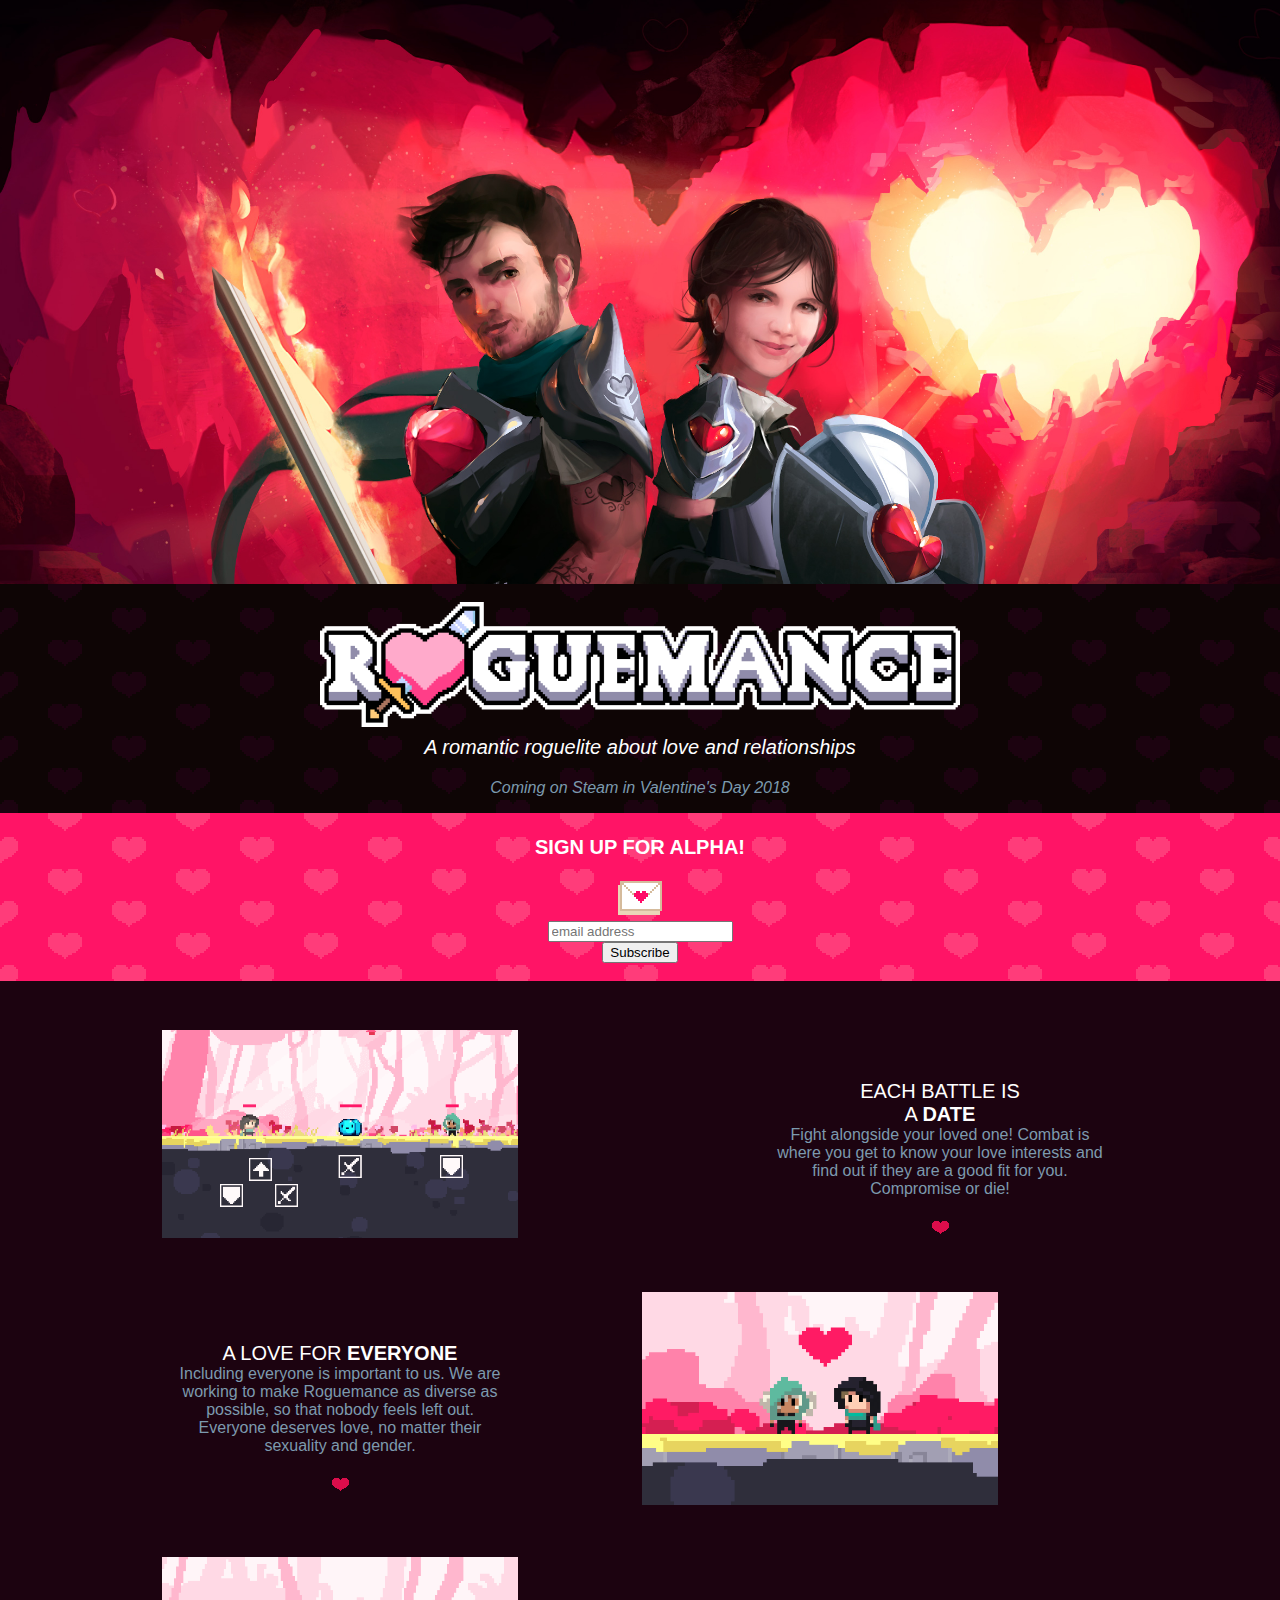
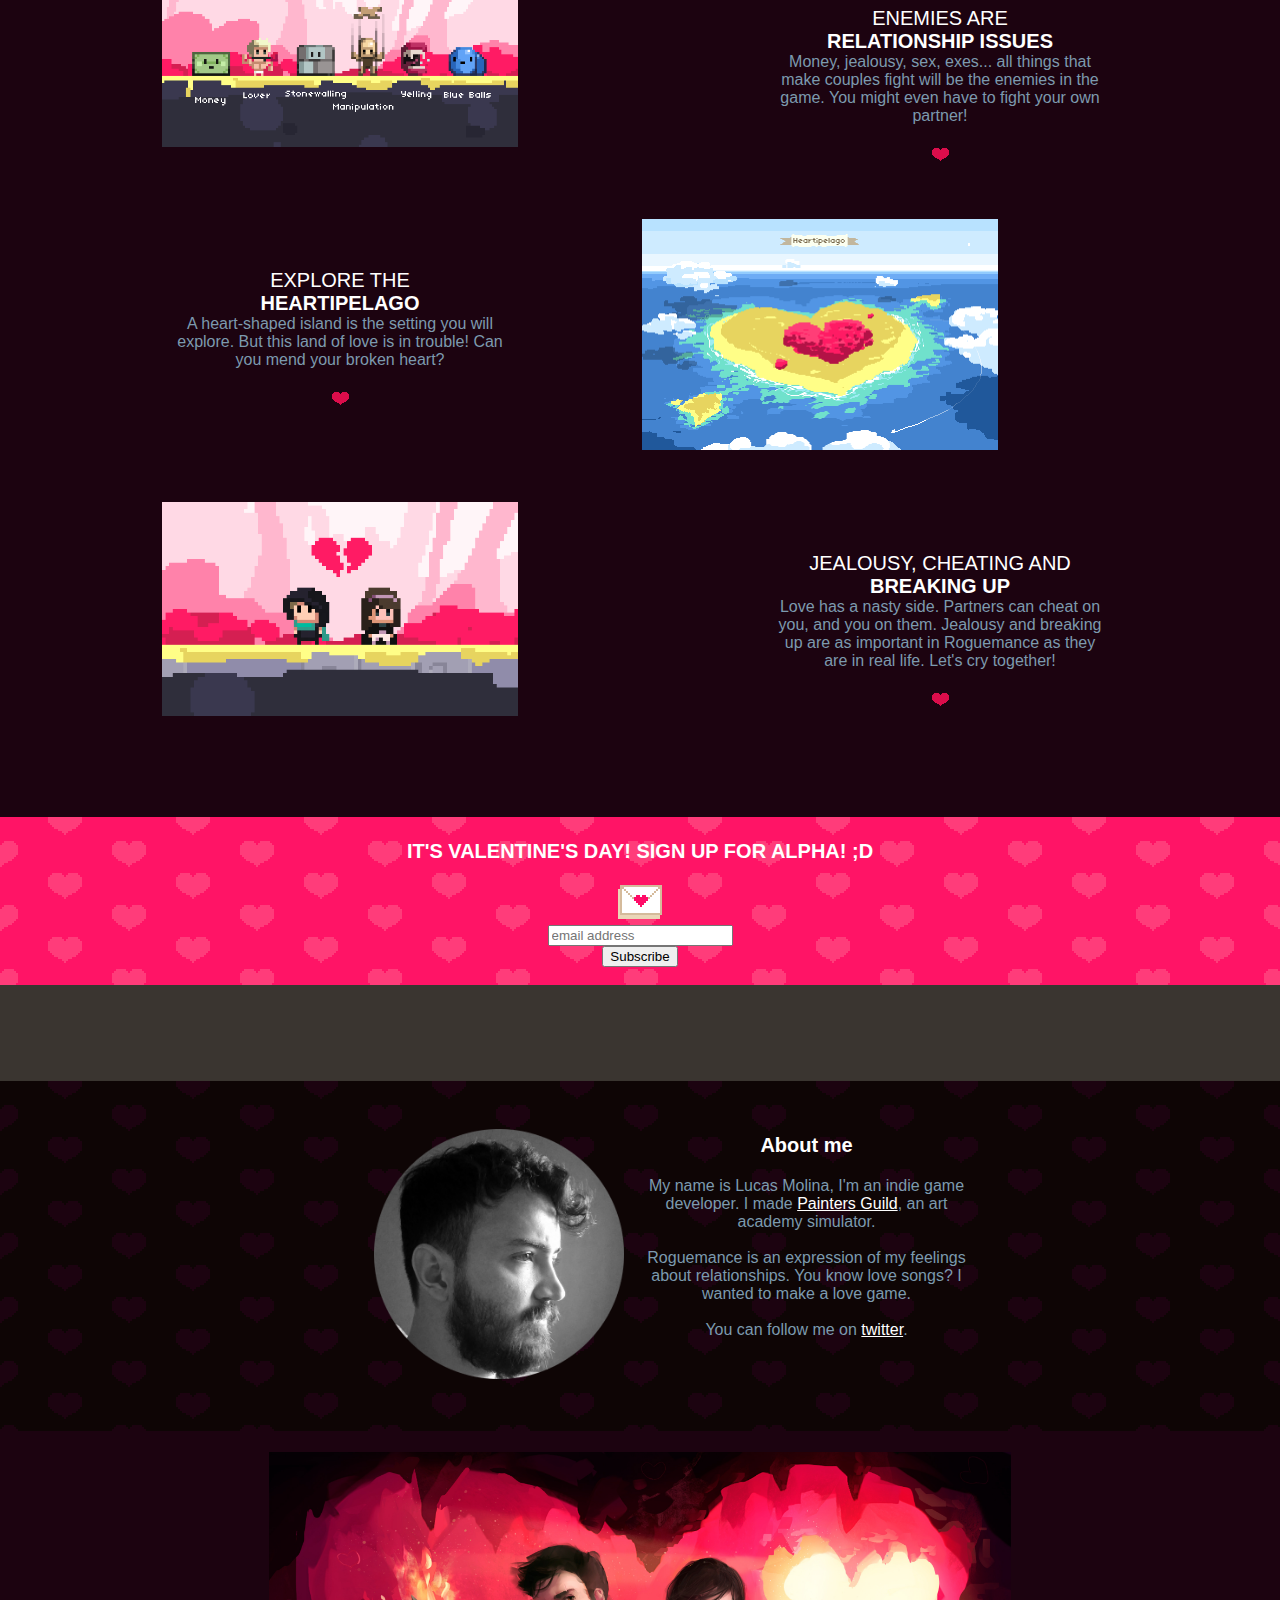
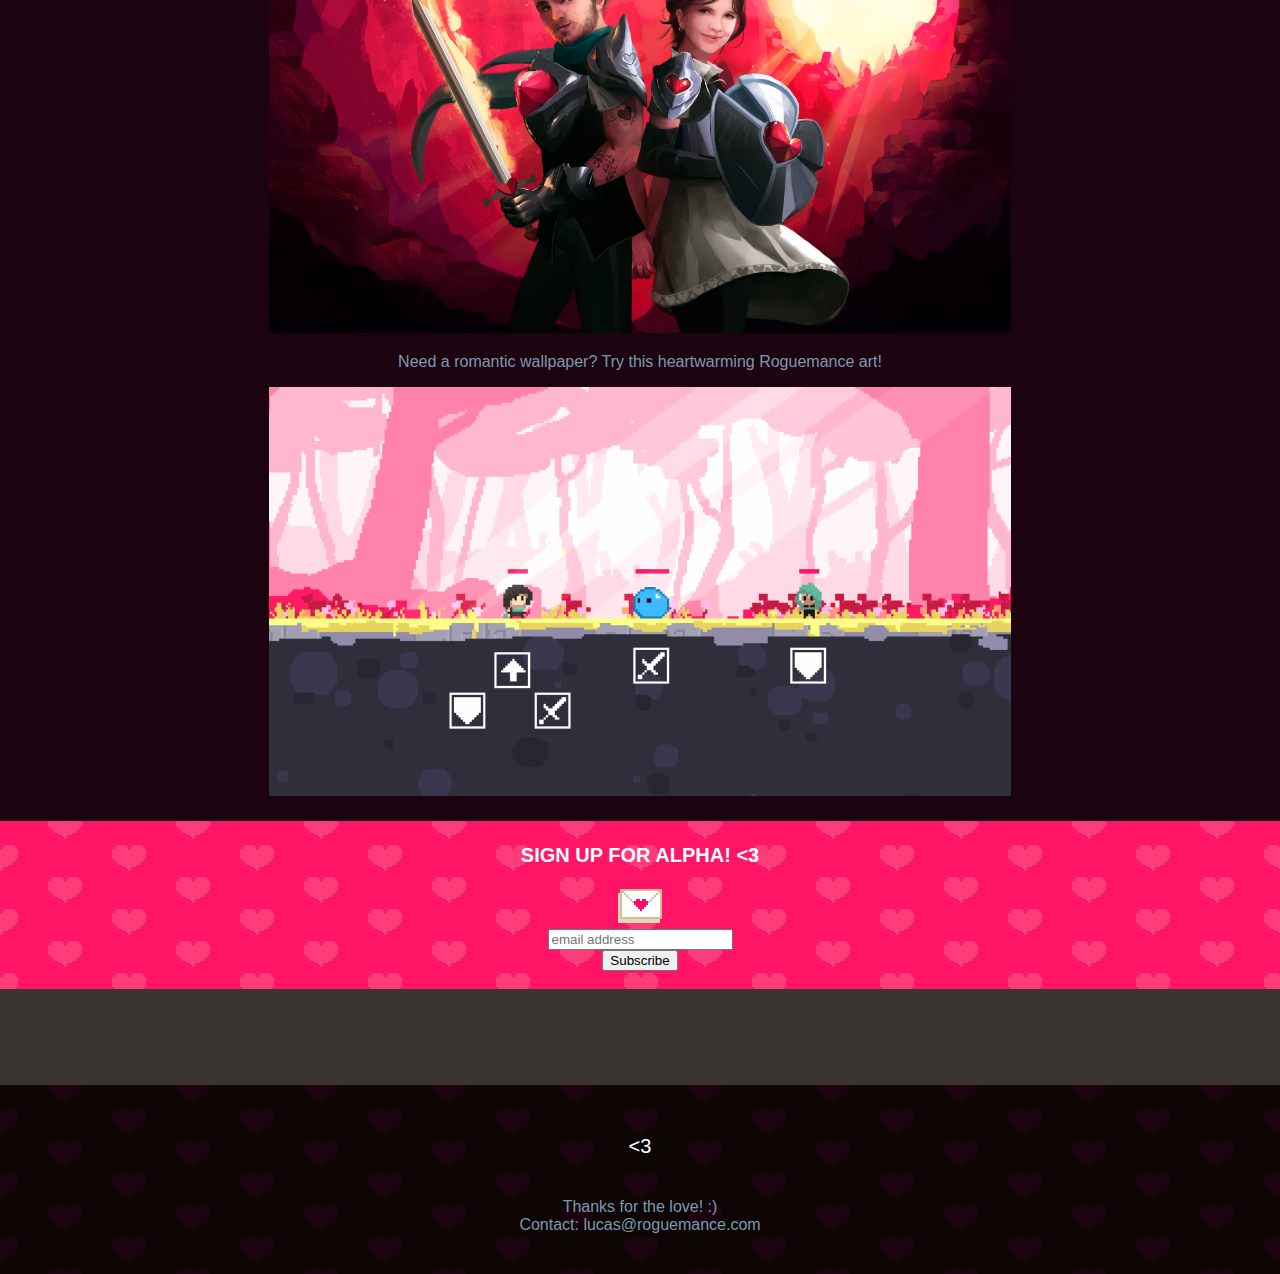
<file: index - Copia.html>
<!doctype html>
<html>
	<head> <meta charset=utf-8> <meta name=description> <meta name=viewport content="width=device-width, initial-scale=1">
		<title>Roguemance - a romantic roguelite <3</title> <link rel=apple-touch-icon href=apple-touch-icon.png>  <link rel=stylesheet href=styles/main.css>
<meta property="og:image" content="roguemance/RoguemanceThumb011.jpg">


	

<link rel="shortcut icon" href="favicon.ico" type="image/x-icon">

<meta name="og:image" content="http://roguemance.com/roguemance/RoguemanceThumb011.jpg" />



</head>

<body vlink=#FF0940 link=#ffffff>






	<br><br><br><br>	
	<div class=container>
		

<div class=header><br>
			<img width=50% src=roguemance/RoguemanceBig.png>
<link href='http://fonts.googleapis.com/css?family=EB+Garamond' rel='stylesheet' type='text/css'>

			<p class="bright2"><i>A romantic roguelite about love and relationships<br></p><p>Coming on Steam in Valentine's Day 2018</i></p>
		
</div>


<div class=header2>
<center><br><p class="bright2"><b>SIGN UP FOR ALPHA!</b></p><a href=http://eepurl.com/cjmnhL><img src=roguemance/Mail.png></a>
<!-- Begin MailChimp Signup Form -->
<link href="//cdn-images.mailchimp.com/embedcode/horizontal-slim-10_7.css" rel="stylesheet" type="text/css">
<style type="text/css">
	#mc_embed_signup{clear:left; font:14px Helvetica,Arial,sans-serif; width:99%;}
	/* Add your own MailChimp form style overrides in your site stylesheet or in this style block.
	   We recommend moving this block and the preceding CSS link to the HEAD of your HTML file. */
</style>
<div id="mc_embed_signup">
<form action="//roguemance.us14.list-manage.com/subscribe/post?u=66423d38e53cd94a60b2e4f0f&amp;id=204cfbd40c" method="post" id="mc-embedded-subscribe-form" name="mc-embedded-subscribe-form" class="validate" target="_blank" novalidate>
    <div id="mc_embed_signup_scroll">
	
	<input type="email" value="" name="EMAIL" class="email" id="mce-EMAIL" placeholder="email address" required>
    <!-- real people should not fill this in and expect good things - do not remove this or risk form bot signups-->
    <div style="position: absolute; left: -5000px;" aria-hidden="true"><input type="text" name="b_66423d38e53cd94a60b2e4f0f_204cfbd40c" tabindex="-1" value=""></div>
    <div class="clear"><input type="submit" value="Subscribe" name="subscribe" id="mc-embedded-subscribe" class="button"></div>
    </div>
</form></center><br>
</div>

<!--End mc_embed_signup-->

</div>
</div>






		<div class=info id="games">
			<div class=screenshots>
			


	<div class=row><center> <div class=col-4> <img width=99% src=roguemance/roguemance016.gif></div>
<div class=col-4 style="width:190px margin-left:20%">
				<p class="bright">EACH BATTLE IS<br>A <b>DATE</b></p>
				
<p>Fight alongside your loved one! Combat is where you get to know your love interests and find out if they are a good fit for you. Compromise or die!
				<br><br><img src=roguemance/Heart.png></p></center></div>



				<div class=row><center> <div class=col-4 style="margin-right:0"><p class="bright">A LOVE FOR <b>EVERYONE</b></p><p>Including everyone is important to us. We are working to make Roguemance as diverse as possible, so that nobody feels left out. Everyone deserves love, no matter their sexuality and gender.<br><br><img src=roguemance/Heart.png></p></div>
				<div class=col-4><img width=99% src=roguemance/LoveForEveryone.gif></div>

</div>




				<div class=row><center> <div class=col-4> <img width=99% src=roguemance/Enemies2.png></div>
<div class=col-4>
				<p class="bright">ENEMIES ARE<br><b>RELATIONSHIP ISSUES</b></p>
				
<p>Money, jealousy, sex, exes... all things that make couples fight will be the enemies in the game. You might even have to fight your own partner!
				<br><br><img src=roguemance/Heart.png></p></p></center></div>



				<div class=row><center> <div class=col-4 style="margin-right:0"><p class="bright">EXPLORE THE<br><b>HEARTIPELAGO</b></p>
				<p>A heart-shaped island is the setting you will explore. But this land of love is in trouble! Can you mend your broken heart?
				<br><br><img src=roguemance/Heart.png></p></div>
				<div class=col-4><img width=99% src=roguemance/Heartipelago.png></div>

</div>




				<div class=row><center> <div class=col-4> <img width=99% src=roguemance/BreakingUp.png></div>
<div class=col-4>
				<p class="bright">JEALOUSY, CHEATING AND <b>BREAKING UP</b></p>
				
<p>Love has a nasty side. Partners can cheat on you, and you on them. Jealousy and breaking up are as important in Roguemance as they are in real life. Let's cry together!
				<br><br><img src=roguemance/Heart.png></p></p></center></div>


			
		
			
		<div class=row><center>

		


</div></div>



</div>







</div>


<div class=header2>
<center><br><p class="bright2"><b>IT'S VALENTINE'S DAY! SIGN UP FOR ALPHA! ;D</b></p><a href=http://eepurl.com/cjmnhL><img src=roguemance/Mail.png></a>
<!-- Begin MailChimp Signup Form -->
<link href="//cdn-images.mailchimp.com/embedcode/horizontal-slim-10_7.css" rel="stylesheet" type="text/css">
<style type="text/css">
	#mc_embed_signup{clear:left; font:14px Helvetica,Arial,sans-serif; width:99%;}
	/* Add your own MailChimp form style overrides in your site stylesheet or in this style block.
	   We recommend moving this block and the preceding CSS link to the HEAD of your HTML file. */
</style>
<div id="mc_embed_signup">
<form action="//roguemance.us14.list-manage.com/subscribe/post?u=66423d38e53cd94a60b2e4f0f&amp;id=204cfbd40c" method="post" id="mc-embedded-subscribe-form" name="mc-embedded-subscribe-form" class="validate" target="_blank" novalidate>
    <div id="mc_embed_signup_scroll">
	
	<input type="email" value="" name="EMAIL" class="email" id="mce-EMAIL" placeholder="email address" required>
    <!-- real people should not fill this in and expect good things - do not remove this or risk form bot signups-->
    <div style="position: absolute; left: -5000px;" aria-hidden="true"><input type="text" name="b_66423d38e53cd94a60b2e4f0f_204cfbd40c" tabindex="-1" value=""></div>
    <div class="clear"><input type="submit" value="Subscribe" name="subscribe" id="mc-embedded-subscribe" class="button"></div>
    </div>
</form></center><br>
</div>

<!--End mc_embed_signup-->

</div>
</div>



<div class=row>
</div>





<div class=header>
<div class=photo>

<div class=row><div class=col-4>
<center><img width=250 src=roguemance/lucas.png><br></div>
<p class ="bright2"><b>About me</b><br></p><p>My name is Lucas Molina, I'm an indie game developer. I made <a color=#FF0940 href=http://guildofpainters.com>Painters Guild</a>, an art academy simulator.<br><br>Roguemance is an expression of my feelings about relationships. You know love songs? I wanted to make a love game.<br><br>You can follow me on <a href=https://twitter.com/AD1337>twitter</a>.</p>
</center>
</div>

</div>
</div>

</div>






<div class=info>
<div class=paintings>
<center><a href=roguemance/RoguemanceThumb011.jpg><img width=99% src=roguemance/RoguemanceThumb011.jpg></a>
<p>Need a romantic wallpaper? Try this heartwarming Roguemance art!</p>
<img width=99% src=roguemance/roguemance011.gif>
</center>
</div>






</div>







</div>


<div class=header2>
<center><br><p class="bright2"><b>SIGN UP FOR ALPHA! <3</b></p><a href=http://eepurl.com/cjmnhL><img src=roguemance/Mail.png></a>
<!-- Begin MailChimp Signup Form -->
<link href="//cdn-images.mailchimp.com/embedcode/horizontal-slim-10_7.css" rel="stylesheet" type="text/css">
<style type="text/css">
	#mc_embed_signup{clear:left; font:14px Helvetica,Arial,sans-serif; width:99%;}
	/* Add your own MailChimp form style overrides in your site stylesheet or in this style block.
	   We recommend moving this block and the preceding CSS link to the HEAD of your HTML file. */
</style>
<div id="mc_embed_signup">
<form action="//roguemance.us14.list-manage.com/subscribe/post?u=66423d38e53cd94a60b2e4f0f&amp;id=204cfbd40c" method="post" id="mc-embedded-subscribe-form" name="mc-embedded-subscribe-form" class="validate" target="_blank" novalidate>
    <div id="mc_embed_signup_scroll">
	
	<input type="email" value="" name="EMAIL" class="email" id="mce-EMAIL" placeholder="email address" required>
    <!-- real people should not fill this in and expect good things - do not remove this or risk form bot signups-->
    <div style="position: absolute; left: -5000px;" aria-hidden="true"><input type="text" name="b_66423d38e53cd94a60b2e4f0f_204cfbd40c" tabindex="-1" value=""></div>
    <div class="clear"><input type="submit" value="Subscribe" name="subscribe" id="mc-embedded-subscribe" class="button"></div>
    </div>
</form></center><br>
</div>

<!--End mc_embed_signup-->

</div>
</div>



<div class=row>
</div>





<div class=header>
<div class=photo id="contact">

<p class="bright"><3</p>

<p class="end">Thanks for the love! :)<br>Contact: lucas@roguemance.com</p>

</div>
</div>


<script>
  (function(i,s,o,g,r,a,m){i['GoogleAnalyticsObject']=r;i[r]=i[r]||function(){
  (i[r].q=i[r].q||[]).push(arguments)},i[r].l=1*new Date();a=s.createElement(o),
  m=s.getElementsByTagName(o)[0];a.async=1;a.src=g;m.parentNode.insertBefore(a,m)
  })(window,document,'script','//www.google-analytics.com/analytics.js','ga');

  ga('create', 'UA-65343368-1', 'auto');
  ga('send', 'pageview');

</script>

</body> </html>
</file>
